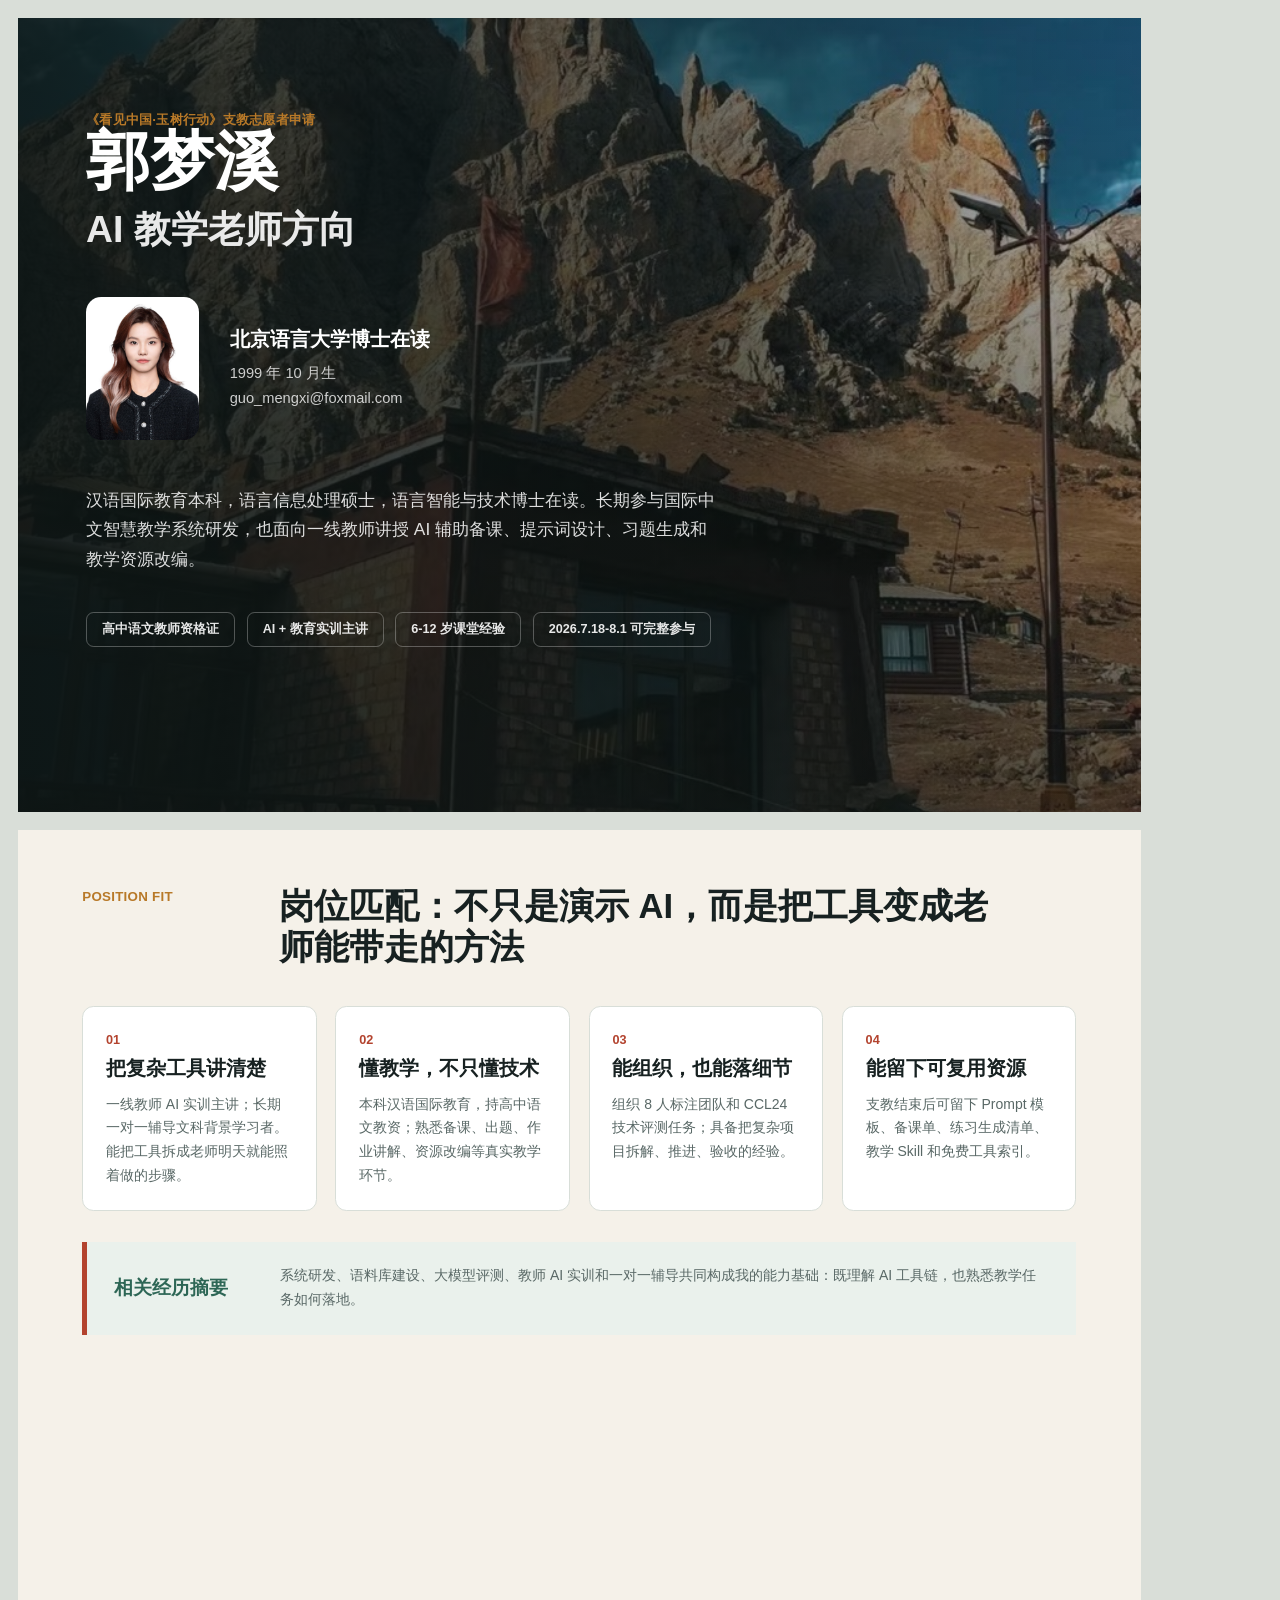
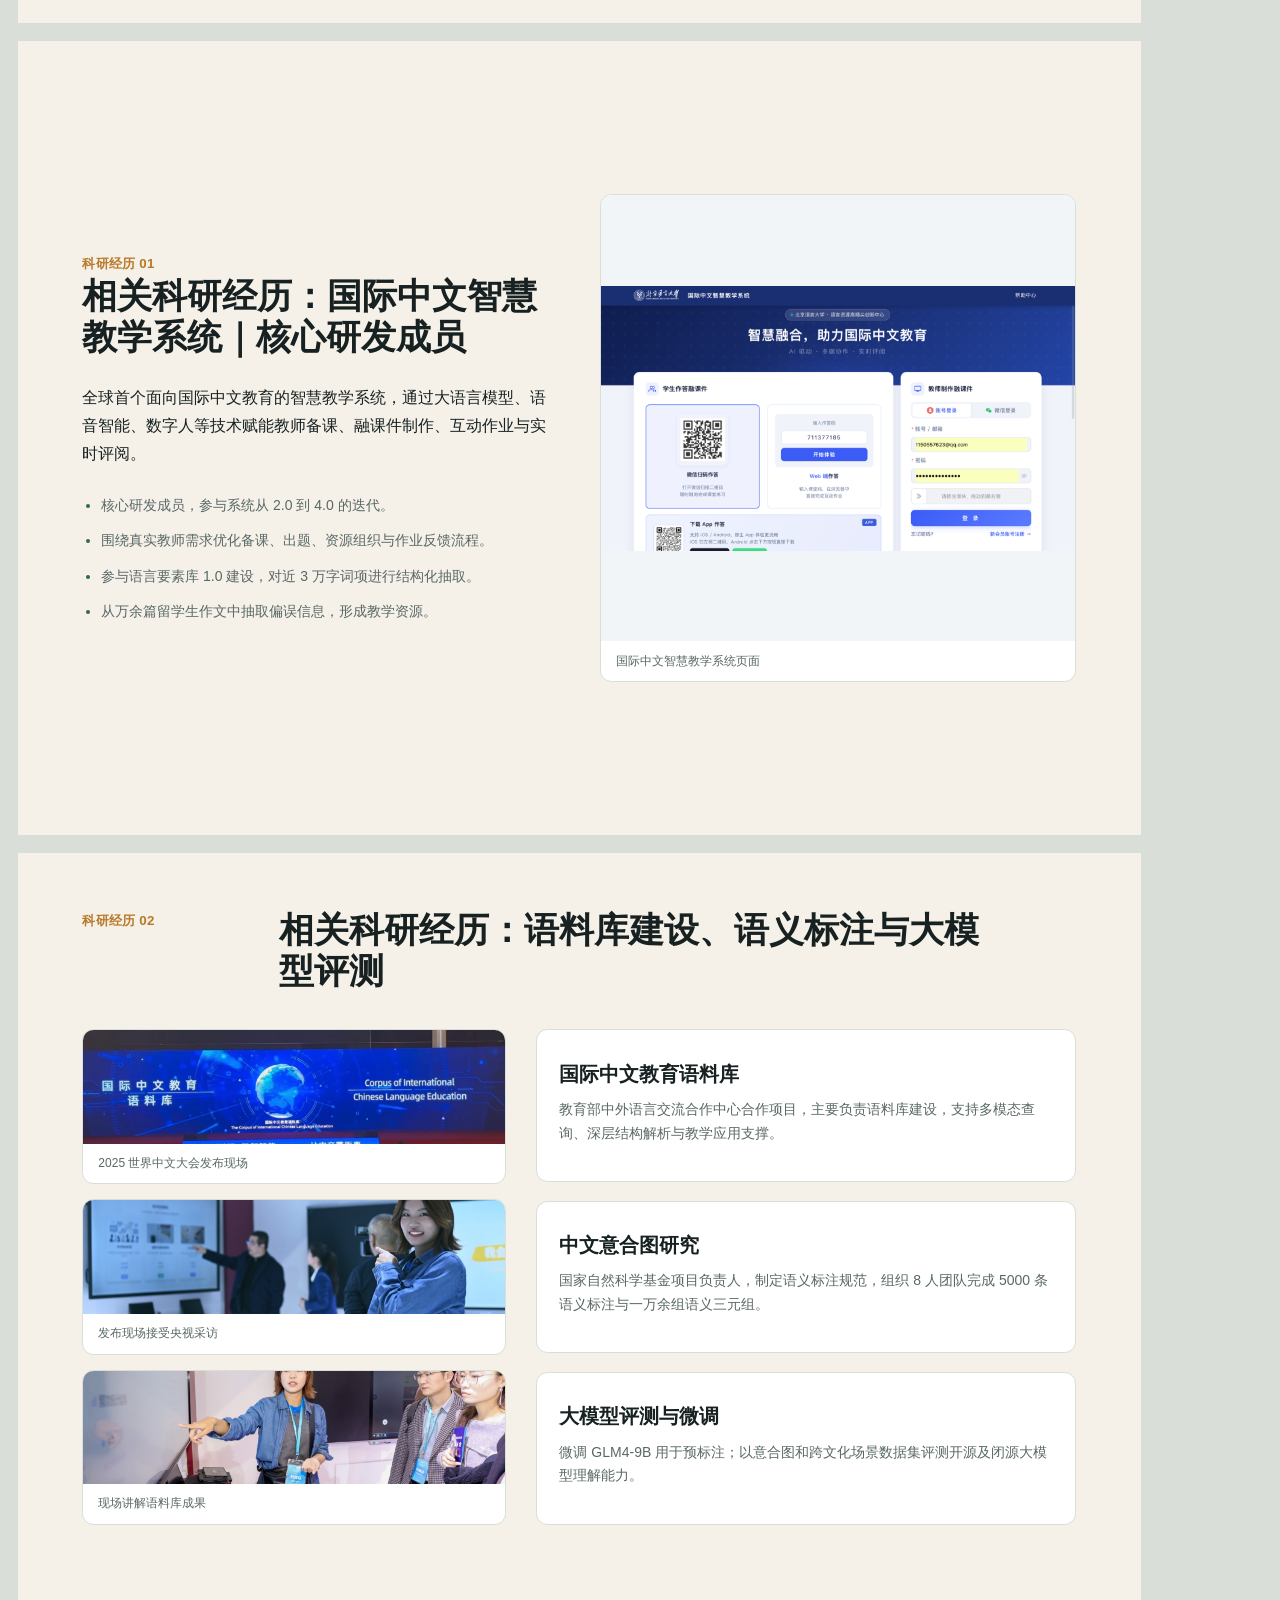
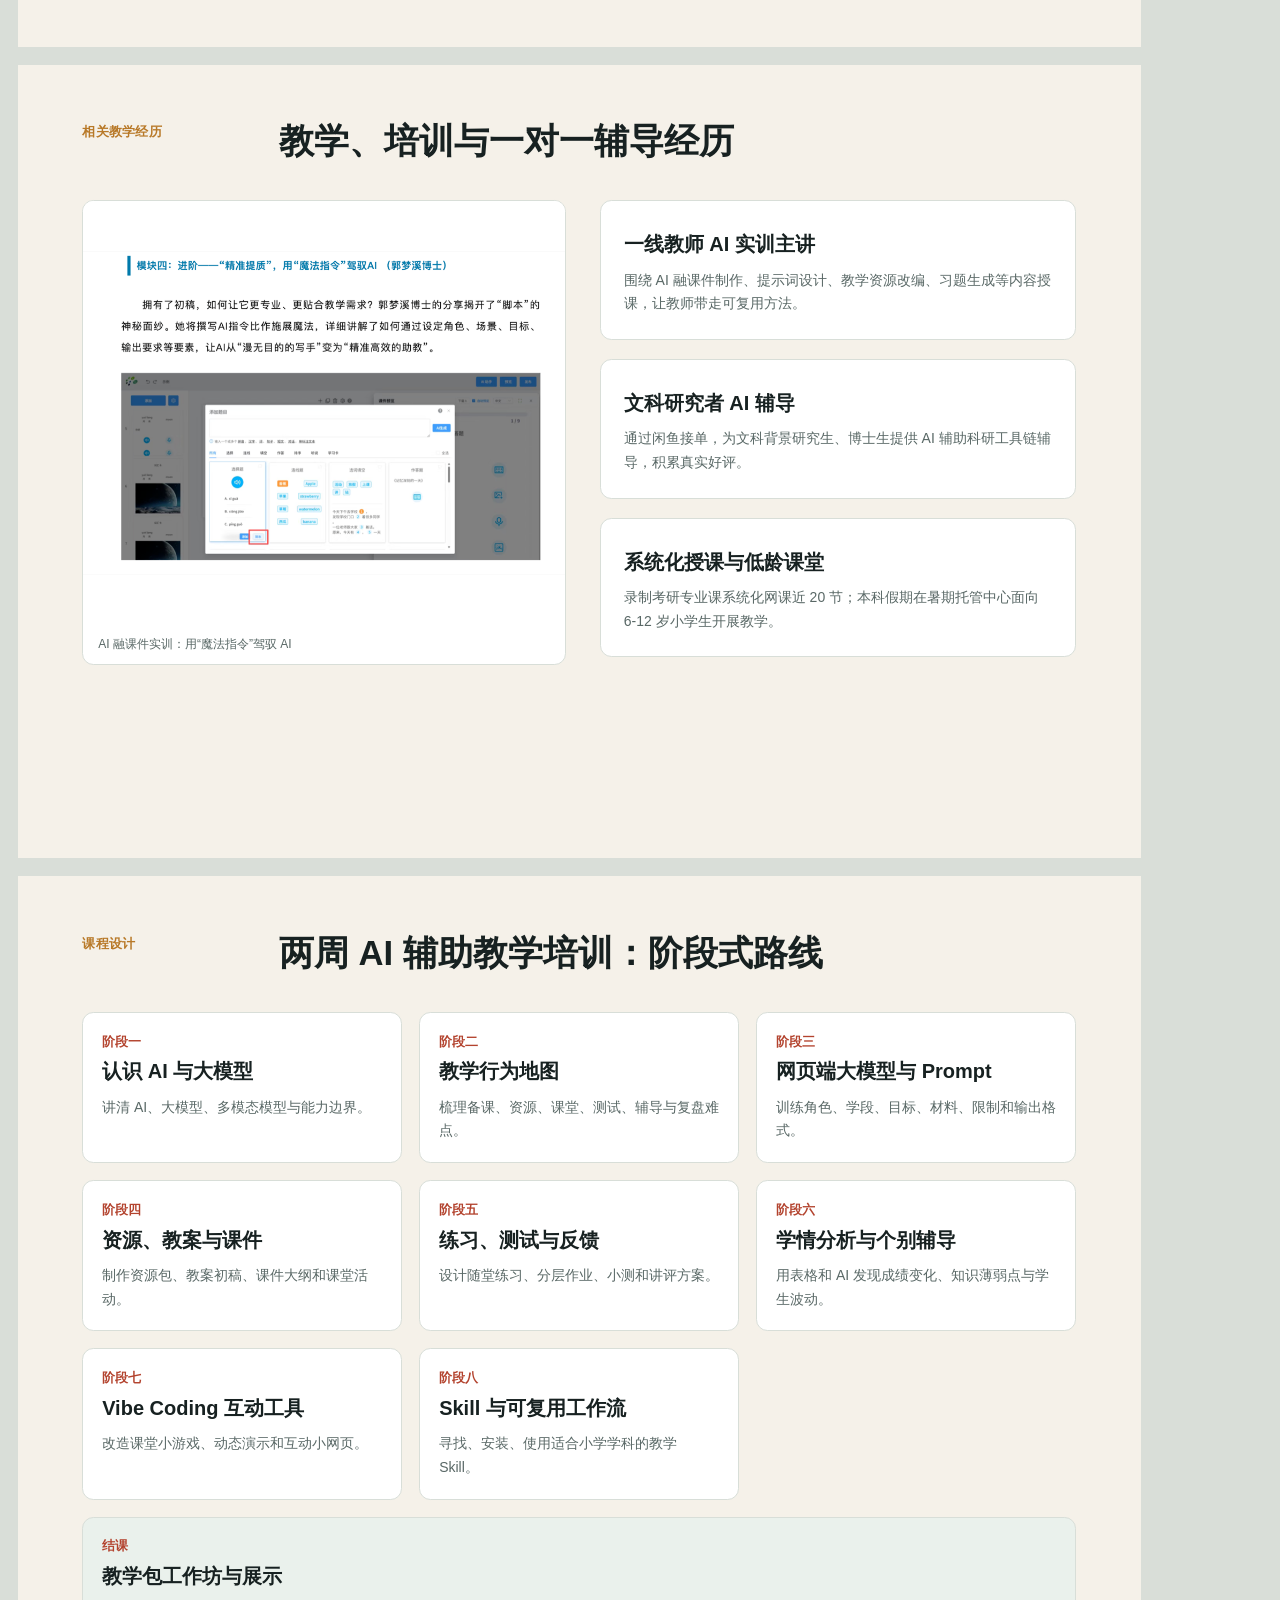
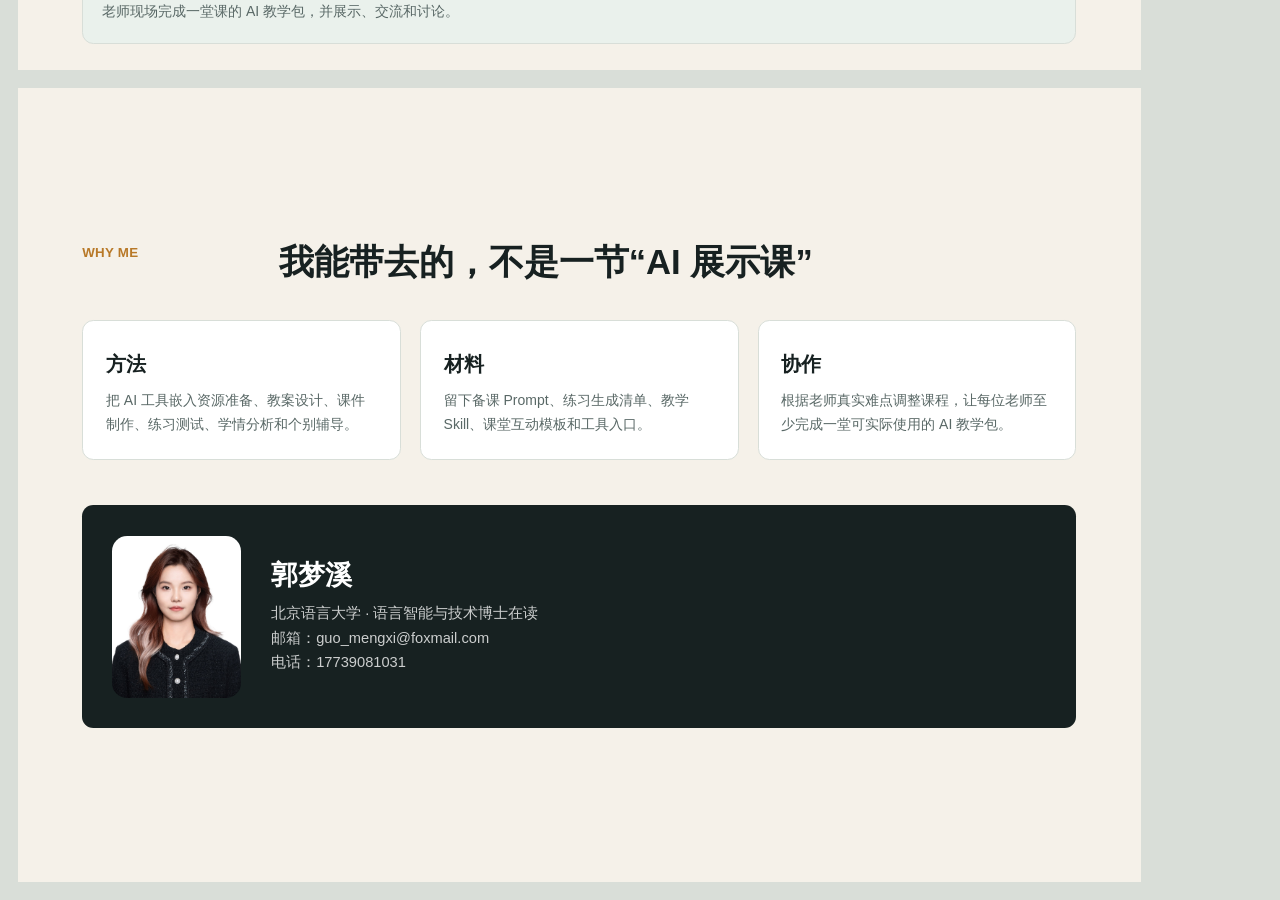
<file: pdf.html>
<!doctype html>
<html lang="zh-CN">
  <head>
    <meta charset="UTF-8" />
    <meta name="viewport" content="width=device-width, initial-scale=1.0" />
    <title>郭梦溪｜AI 教学老师横向简历</title>
    <link rel="stylesheet" href="pdf.css" />
  </head>
  <body>
    <main class="deck">
      <section class="page cover-page">
        <img class="cover-bg" src="assets/yushu-mountain-hero.jpg" alt="" />
        <div class="cover-overlay"></div>
        <div class="cover-content">
          <p class="kicker">《看见中国·玉树行动》支教志愿者申请</p>
          <h1>郭梦溪</h1>
          <h2>AI 教学老师方向</h2>
          <div class="profile-row">
            <img src="assets/profile-home.jpg" alt="郭梦溪个人照片" />
            <div>
              <strong>北京语言大学博士在读</strong>
              <span>1999 年 10 月生</span>
              <span>guo_mengxi@foxmail.com</span>
            </div>
          </div>
          <p class="cover-summary">
            汉语国际教育本科，语言信息处理硕士，语言智能与技术博士在读。长期参与国际中文智慧教学系统研发，也面向一线教师讲授 AI 辅助备课、提示词设计、习题生成和教学资源改编。
          </p>
          <div class="tag-row">
            <span>高中语文教师资格证</span>
            <span>AI + 教育实训主讲</span>
            <span>6-12 岁课堂经验</span>
            <span>2026.7.18-8.1 可完整参与</span>
          </div>
        </div>
      </section>

      <section class="page">
        <div class="page-head">
          <p class="kicker">Position fit</p>
          <h2>岗位匹配：不只是演示 AI，而是把工具变成老师能带走的方法</h2>
        </div>
        <div class="fit-layout">
          <article>
            <span>01</span>
            <h3>把复杂工具讲清楚</h3>
            <p>一线教师 AI 实训主讲；长期一对一辅导文科背景学习者。能把工具拆成老师明天就能照着做的步骤。</p>
          </article>
          <article>
            <span>02</span>
            <h3>懂教学，不只懂技术</h3>
            <p>本科汉语国际教育，持高中语文教资；熟悉备课、出题、作业讲解、资源改编等真实教学环节。</p>
          </article>
          <article>
            <span>03</span>
            <h3>能组织，也能落细节</h3>
            <p>组织 8 人标注团队和 CCL24 技术评测任务；具备把复杂项目拆解、推进、验收的经验。</p>
          </article>
          <article>
            <span>04</span>
            <h3>能留下可复用资源</h3>
            <p>支教结束后可留下 Prompt 模板、备课单、练习生成清单、教学 Skill 和免费工具索引。</p>
          </article>
        </div>
        <div class="quote-band">
          <strong>相关经历摘要</strong>
          <p>系统研发、语料库建设、大模型评测、教师 AI 实训和一对一辅导共同构成我的能力基础：既理解 AI 工具链，也熟悉教学任务如何落地。</p>
        </div>
      </section>

      <section class="page split-page">
        <div>
          <div class="page-head compact">
            <p class="kicker">科研经历 01</p>
            <h2>相关科研经历：国际中文智慧教学系统｜核心研发成员</h2>
          </div>
          <p class="lead">
            全球首个面向国际中文教育的智慧教学系统，通过大语言模型、语音智能、数字人等技术赋能教师备课、融课件制作、互动作业与实时评阅。
          </p>
          <ul class="bullet-list">
            <li>核心研发成员，参与系统从 2.0 到 4.0 的迭代。</li>
            <li>围绕真实教师需求优化备课、出题、资源组织与作业反馈流程。</li>
            <li>参与语言要素库 1.0 建设，对近 3 万字词项进行结构化抽取。</li>
            <li>从万余篇留学生作文中抽取偏误信息，形成教学资源。</li>
          </ul>
        </div>
        <figure class="image-card">
          <img src="assets/smart-teaching-system-page.png" alt="国际中文智慧教学系统页面" />
          <figcaption>国际中文智慧教学系统页面</figcaption>
        </figure>
      </section>

      <section class="page research-page">
        <div class="page-head">
          <p class="kicker">科研经历 02</p>
          <h2>相关科研经历：语料库建设、语义标注与大模型评测</h2>
        </div>
        <div class="research-layout">
          <div class="photo-strip">
            <figure><img src="assets/corpus-launch.jpg" alt="" /><figcaption>2025 世界中文大会发布现场</figcaption></figure>
            <figure><img src="assets/hero-smart-classroom.jpg" alt="" /><figcaption>发布现场接受央视采访</figcaption></figure>
            <figure><img src="assets/training-demo.jpg" alt="" /><figcaption>现场讲解语料库成果</figcaption></figure>
          </div>
          <div class="research-cards">
            <article>
              <h3>国际中文教育语料库</h3>
              <p>教育部中外语言交流合作中心合作项目，主要负责语料库建设，支持多模态查询、深层结构解析与教学应用支撑。</p>
            </article>
            <article>
              <h3>中文意合图研究</h3>
              <p>国家自然科学基金项目负责人，制定语义标注规范，组织 8 人团队完成 5000 条语义标注与一万余组语义三元组。</p>
            </article>
            <article>
              <h3>大模型评测与微调</h3>
              <p>微调 GLM4-9B 用于预标注；以意合图和跨文化场景数据集评测开源及闭源大模型理解能力。</p>
            </article>
          </div>
        </div>
      </section>

      <section class="page teaching-page">
        <div class="page-head">
          <p class="kicker">相关教学经历</p>
          <h2>教学、培训与一对一辅导经历</h2>
        </div>
        <div class="teaching-layout">
          <figure class="image-card">
            <img src="assets/training-article-2.png" alt="AI 实训课推文截图" />
            <figcaption>AI 融课件实训：用“魔法指令”驾驭 AI</figcaption>
          </figure>
          <div class="teaching-cards">
            <article>
              <h3>一线教师 AI 实训主讲</h3>
              <p>围绕 AI 融课件制作、提示词设计、教学资源改编、习题生成等内容授课，让教师带走可复用方法。</p>
            </article>
            <article>
              <h3>文科研究者 AI 辅导</h3>
              <p>通过闲鱼接单，为文科背景研究生、博士生提供 AI 辅助科研工具链辅导，积累真实好评。</p>
            </article>
            <article>
              <h3>系统化授课与低龄课堂</h3>
              <p>录制考研专业课系统化网课近 20 节；本科假期在暑期托管中心面向 6-12 岁小学生开展教学。</p>
            </article>
          </div>
        </div>
      </section>

      <section class="page">
        <div class="page-head">
          <p class="kicker">课程设计</p>
          <h2>两周 AI 辅助教学培训：阶段式路线</h2>
        </div>
        <div class="stage-grid">
          <article><span>阶段一</span><h3>认识 AI 与大模型</h3><p>讲清 AI、大模型、多模态模型与能力边界。</p></article>
          <article><span>阶段二</span><h3>教学行为地图</h3><p>梳理备课、资源、课堂、测试、辅导与复盘难点。</p></article>
          <article><span>阶段三</span><h3>网页端大模型与 Prompt</h3><p>训练角色、学段、目标、材料、限制和输出格式。</p></article>
          <article><span>阶段四</span><h3>资源、教案与课件</h3><p>制作资源包、教案初稿、课件大纲和课堂活动。</p></article>
          <article><span>阶段五</span><h3>练习、测试与反馈</h3><p>设计随堂练习、分层作业、小测和讲评方案。</p></article>
          <article><span>阶段六</span><h3>学情分析与个别辅导</h3><p>用表格和 AI 发现成绩变化、知识薄弱点与学生波动。</p></article>
          <article><span>阶段七</span><h3>Vibe Coding 互动工具</h3><p>改造课堂小游戏、动态演示和互动小网页。</p></article>
          <article><span>阶段八</span><h3>Skill 与可复用工作流</h3><p>寻找、安装、使用适合小学学科的教学 Skill。</p></article>
          <article class="wide"><span>结课</span><h3>教学包工作坊与展示</h3><p>老师现场完成一堂课的 AI 教学包，并展示、交流和讨论。</p></article>
        </div>
      </section>

      <section class="page final-page">
        <div class="page-head">
          <p class="kicker">Why me</p>
          <h2>我能带去的，不是一节“AI 展示课”</h2>
        </div>
        <div class="final-grid">
          <article>
            <h3>方法</h3>
            <p>把 AI 工具嵌入资源准备、教案设计、课件制作、练习测试、学情分析和个别辅导。</p>
          </article>
          <article>
            <h3>材料</h3>
            <p>留下备课 Prompt、练习生成清单、教学 Skill、课堂互动模板和工具入口。</p>
          </article>
          <article>
            <h3>协作</h3>
            <p>根据老师真实难点调整课程，让每位老师至少完成一堂可实际使用的 AI 教学包。</p>
          </article>
        </div>
        <div class="contact-card">
          <img src="assets/profile-home.jpg" alt="郭梦溪个人照片" />
          <div>
            <h3>郭梦溪</h3>
            <p>北京语言大学 · 语言智能与技术博士在读</p>
            <p>邮箱：guo_mengxi@foxmail.com</p>
            <p>电话：17739081031</p>
          </div>
        </div>
      </section>
    </main>
  </body>
</html>
</file>
<file: pdf.css>
:root {
  --ink: #172121;
  --muted: #596866;
  --paper: #f5f1e9;
  --white: #ffffff;
  --green: #2d6655;
  --gold: #b87928;
  --red: #b3432e;
  --line: #d8ded8;
}

* {
  box-sizing: border-box;
}

html,
body {
  margin: 0;
  background: #d9ded8;
  color: var(--ink);
  font-family:
    -apple-system,
    BlinkMacSystemFont,
    "PingFang SC",
    "Microsoft YaHei",
    sans-serif;
}

@page {
  size: A4 landscape;
  margin: 0;
}

.deck {
  display: grid;
  gap: 18px;
  padding: 18px;
}

.page {
  position: relative;
  width: 297mm;
  height: 210mm;
  padding: 15mm 17mm;
  overflow: hidden;
  background: var(--paper);
  page-break-after: always;
}

.page:last-child {
  page-break-after: auto;
}

.page-head {
  display: grid;
  grid-template-columns: 42mm 1fr;
  gap: 10mm;
  align-items: start;
  margin-bottom: 10mm;
}

.page-head.compact {
  display: block;
  margin-bottom: 7mm;
}

.kicker {
  margin: 0;
  color: var(--gold);
  font-size: 10pt;
  font-weight: 900;
  letter-spacing: 0.02em;
  text-transform: uppercase;
}

h1,
h2,
h3,
p {
  margin: 0;
}

h1 {
  font-size: 48pt;
  line-height: 0.95;
}

h2 {
  max-width: 190mm;
  font-size: 26pt;
  line-height: 1.18;
}

h3 {
  font-size: 15pt;
  line-height: 1.3;
}

p,
li {
  color: var(--muted);
  font-size: 10.5pt;
  line-height: 1.7;
}

.cover-page {
  padding: 0;
  color: var(--white);
  background: var(--ink);
}

.cover-bg,
.cover-overlay {
  position: absolute;
  inset: 0;
  width: 100%;
  height: 100%;
}

.cover-bg {
  object-fit: cover;
  object-position: center 58%;
}

.cover-overlay {
  background:
    linear-gradient(90deg, rgba(13, 21, 20, 0.9) 0%, rgba(13, 21, 20, 0.58) 58%, rgba(13, 21, 20, 0.14) 100%),
    linear-gradient(0deg, rgba(13, 21, 20, 0.62), rgba(13, 21, 20, 0.05));
}

.cover-content {
  position: relative;
  z-index: 1;
  width: 185mm;
  padding: 24mm 0 0 18mm;
}

.cover-page h2 {
  margin-top: 4mm;
  color: rgba(255, 255, 255, 0.9);
  font-size: 28pt;
}

.profile-row {
  display: grid;
  grid-template-columns: 30mm 1fr;
  gap: 8mm;
  align-items: center;
  margin-top: 12mm;
}

.profile-row img,
.contact-card img {
  width: 30mm;
  height: 38mm;
  border-radius: 4mm;
  object-fit: cover;
  background: var(--white);
}

.profile-row strong,
.profile-row span {
  display: block;
}

.profile-row strong {
  margin-bottom: 2mm;
  font-size: 15pt;
}

.profile-row span {
  color: rgba(255, 255, 255, 0.78);
  font-size: 11pt;
  line-height: 1.7;
}

.cover-summary {
  max-width: 170mm;
  margin-top: 12mm;
  color: rgba(255, 255, 255, 0.86);
  font-size: 13pt;
  line-height: 1.7;
}

.tag-row {
  display: flex;
  flex-wrap: wrap;
  gap: 3mm;
  margin-top: 10mm;
}

.tag-row span {
  min-height: 9mm;
  padding: 2.2mm 4mm;
  border: 0.35mm solid rgba(255, 255, 255, 0.28);
  border-radius: 2mm;
  color: rgba(255, 255, 255, 0.9);
  font-size: 9.5pt;
  font-weight: 800;
}

.fit-layout,
.final-grid {
  display: grid;
  grid-template-columns: repeat(4, minmax(0, 1fr));
  gap: 5mm;
}

.fit-layout article,
.stage-grid article,
.research-cards article,
.teaching-cards article,
.final-grid article {
  padding: 6mm;
  border: 0.35mm solid var(--line);
  border-radius: 3mm;
  background: var(--white);
}

.fit-layout span,
.stage-grid span {
  color: var(--red);
  font-size: 9.5pt;
  font-weight: 900;
}

.fit-layout h3,
.stage-grid h3,
.research-cards h3,
.teaching-cards h3,
.final-grid h3 {
  margin-top: 2mm;
}

.fit-layout p,
.stage-grid p,
.research-cards p,
.teaching-cards p,
.final-grid p {
  margin-top: 3mm;
}

.quote-band {
  display: grid;
  grid-template-columns: 36mm 1fr;
  gap: 8mm;
  align-items: center;
  margin-top: 8mm;
  padding: 6mm 7mm;
  border-left: 1.4mm solid var(--red);
  background: #eaf1ec;
}

.quote-band strong {
  color: var(--green);
  font-size: 14pt;
}

.stage-grid {
  display: grid;
  grid-template-columns: repeat(3, minmax(0, 1fr));
  gap: 4.5mm;
}

.stage-grid article {
  min-height: 31mm;
  padding: 5mm;
}

.stage-grid .wide {
  grid-column: 1 / -1;
  min-height: 25mm;
  background: #eaf1ec;
}

.split-page {
  display: grid;
  grid-template-columns: 1fr 126mm;
  gap: 11mm;
  align-items: center;
}

.lead {
  margin-bottom: 7mm;
  color: var(--ink);
  font-size: 12pt;
  line-height: 1.75;
}

.bullet-list {
  display: grid;
  gap: 3mm;
  padding-left: 5mm;
  margin: 0;
}

.bullet-list li::marker {
  color: var(--green);
}

.image-card {
  margin: 0;
  overflow: hidden;
  border: 0.35mm solid var(--line);
  border-radius: 3mm;
  background: var(--white);
}

.image-card img {
  display: block;
  width: 100%;
  height: 118mm;
  object-fit: contain;
  background: #f2f5f7;
}

.image-card figcaption,
.photo-strip figcaption {
  padding: 3mm 4mm;
  color: var(--muted);
  font-size: 9pt;
}

.research-layout {
  display: grid;
  grid-template-columns: 112mm 1fr;
  gap: 8mm;
}

.photo-strip {
  display: grid;
  gap: 4mm;
}

.photo-strip figure {
  margin: 0;
  overflow: hidden;
  border: 0.35mm solid var(--line);
  border-radius: 3mm;
  background: var(--white);
}

.photo-strip img {
  display: block;
  width: 100%;
  height: 30mm;
  object-fit: cover;
}

.research-cards,
.teaching-cards {
  display: grid;
  gap: 5mm;
}

.teaching-layout {
  display: grid;
  grid-template-columns: 128mm 1fr;
  gap: 9mm;
  align-items: start;
}

.teaching-page .image-card img {
  height: 112mm;
  object-fit: contain;
  background: var(--white);
}

.final-page {
  display: grid;
  align-content: center;
}

.final-grid {
  grid-template-columns: repeat(3, minmax(0, 1fr));
}

.contact-card {
  display: grid;
  grid-template-columns: 34mm 1fr;
  gap: 8mm;
  align-items: center;
  margin-top: 12mm;
  padding: 8mm;
  border-radius: 3mm;
  background: var(--ink);
  color: var(--white);
}

.contact-card img {
  width: 34mm;
  height: 43mm;
}

.contact-card h3 {
  margin-bottom: 2mm;
  font-size: 20pt;
}

.contact-card p {
  color: rgba(255, 255, 255, 0.78);
  font-size: 11pt;
}

@media print {
  html,
  body {
    width: 297mm;
    background: var(--white);
  }

  .deck {
    display: block;
    padding: 0;
  }

  .page {
    margin: 0;
    box-shadow: none;
  }
}
</file>
